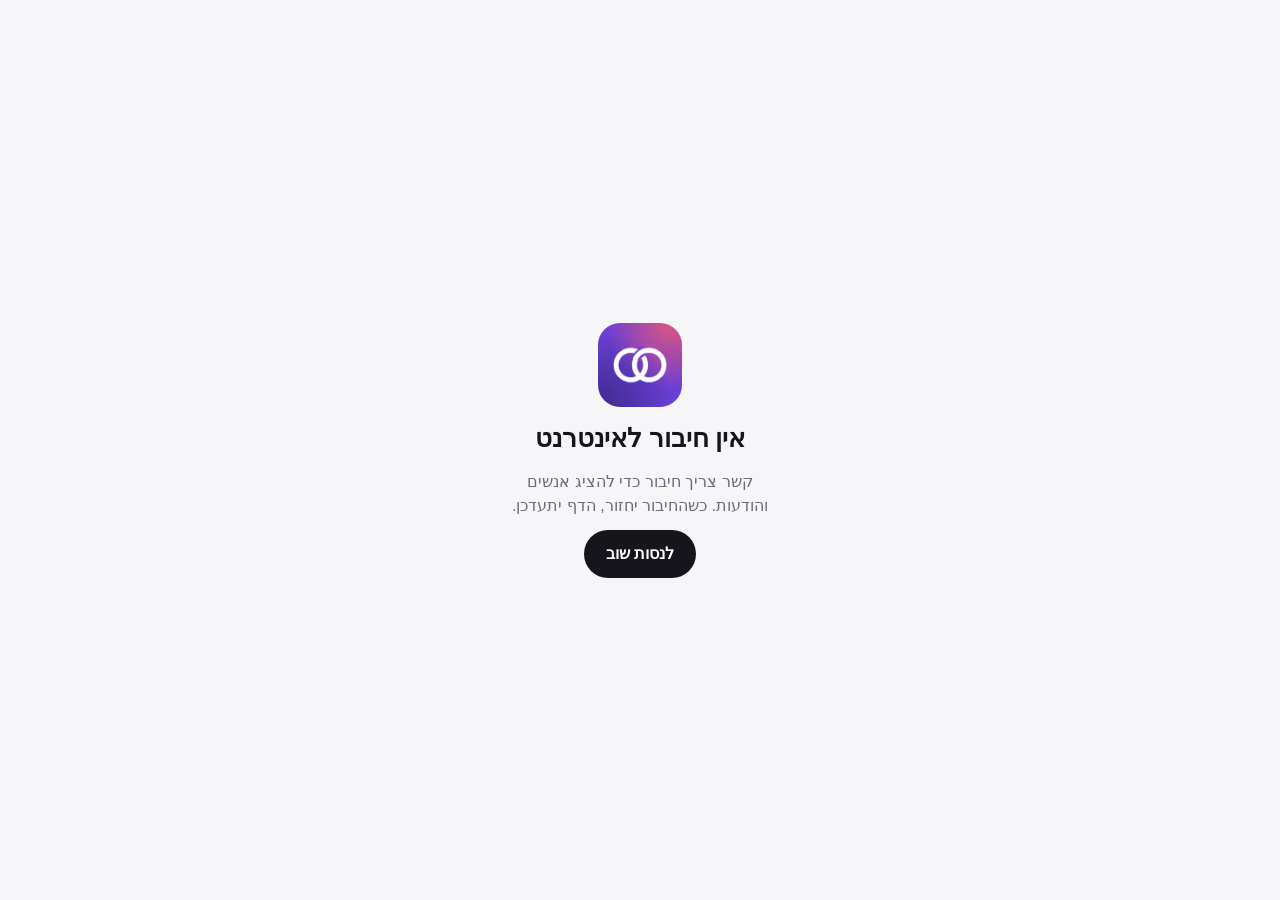
<file: public/offline.html>
<!doctype html>
<html lang="he" dir="rtl">
<head>
<meta charset="utf-8">
<meta name="viewport" content="width=device-width, initial-scale=1, viewport-fit=cover">
<title>אין חיבור · Kesher</title>
<link rel="stylesheet" href="style.css">
</head>
<body style="margin:0">
<main class="empty" style="min-height:100vh;justify-content:center">
  <img src="icons/icon-192.png" alt="" width="84" height="84" style="border-radius:22px">
  <h2>אין חיבור לאינטרנט</h2>
  <p>קשר צריך חיבור כדי להציג אנשים והודעות. כשהחיבור יחזור, הדף יתעדכן.</p>
  <button class="btn primary" onclick="location.reload()">לנסות שוב</button>
</main>
<script>addEventListener('online', () => location.reload());</script>
</body>
</html>
</file>
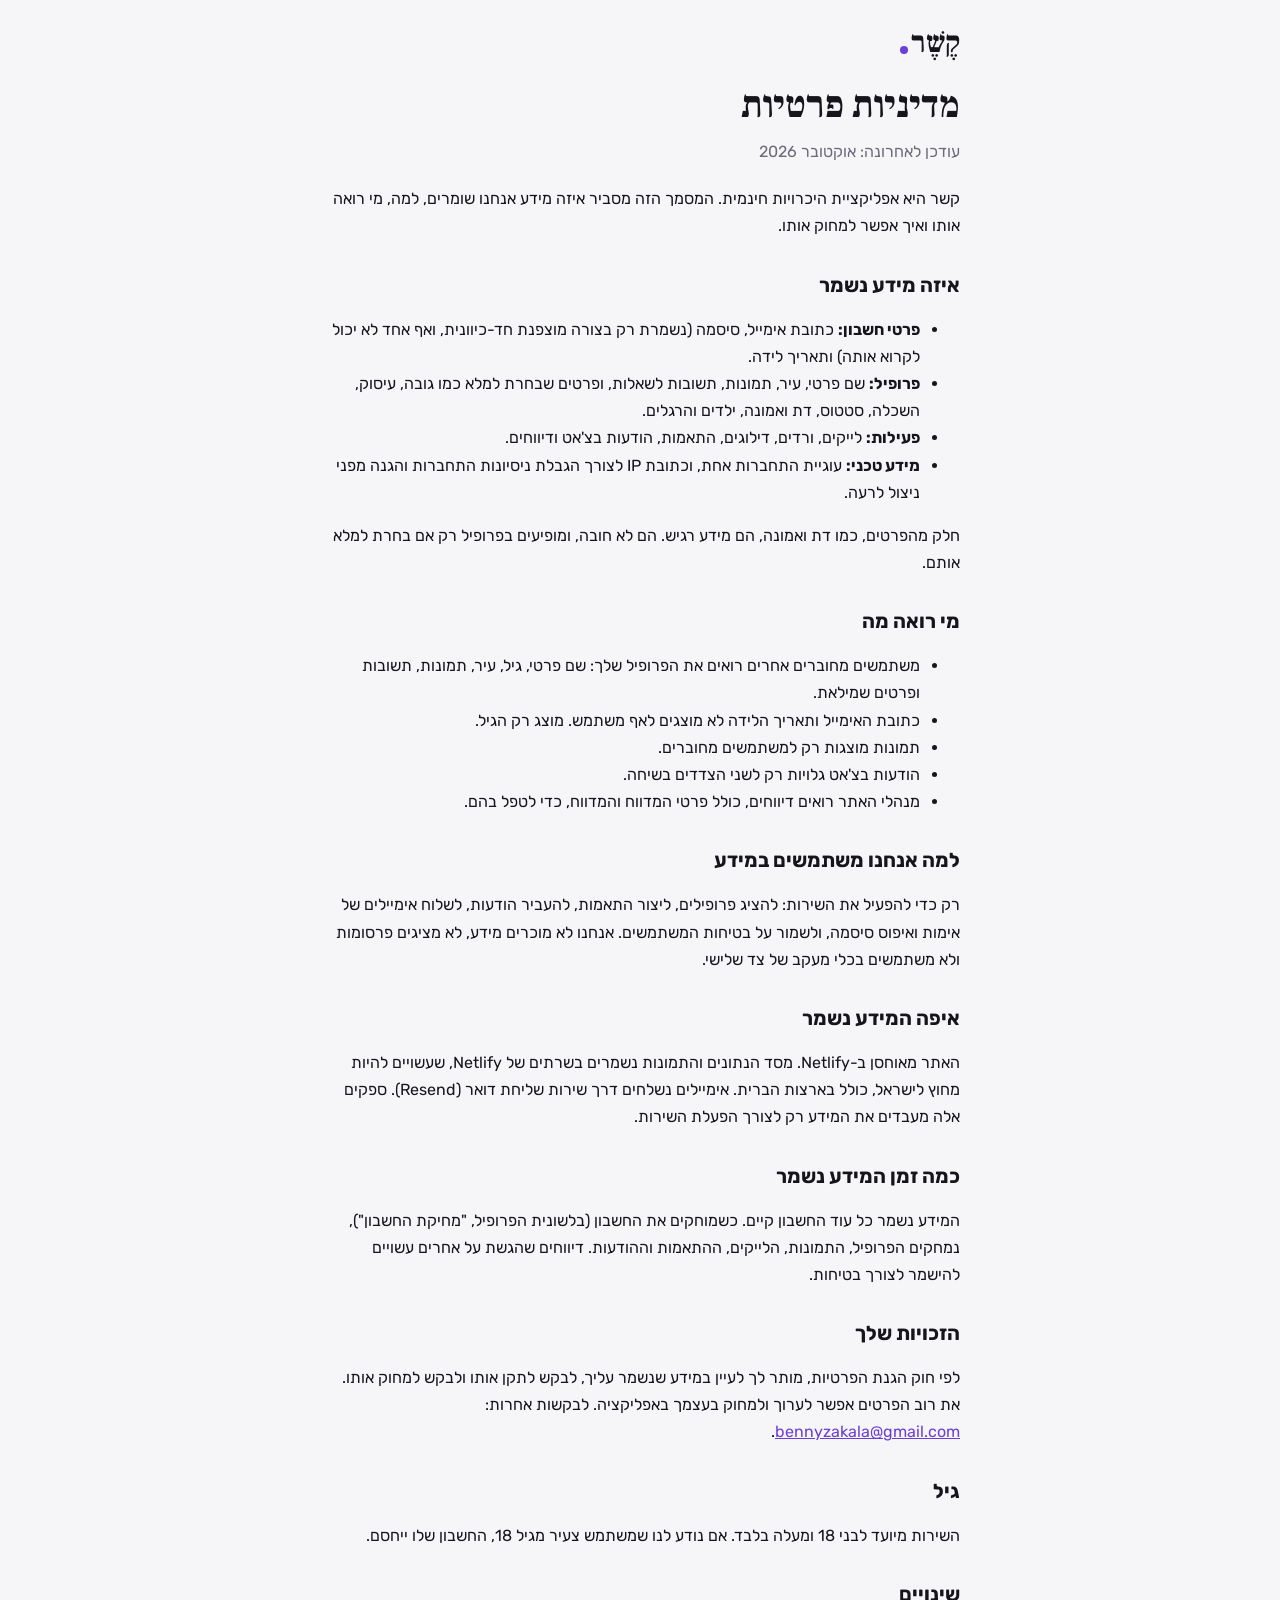
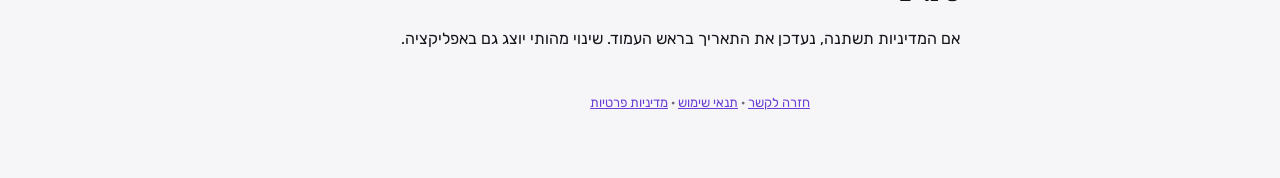
<file: public/privacy.html>
<!doctype html>
<html lang="he" dir="rtl">
<head>
<meta charset="utf-8">
<meta name="viewport" content="width=device-width, initial-scale=1, viewport-fit=cover">
<title>מדיניות פרטיות · Kesher</title>
<link rel="preconnect" href="https://fonts.googleapis.com">
<link rel="preconnect" href="https://fonts.gstatic.com" crossorigin>
<link rel="stylesheet" href="https://fonts.googleapis.com/css2?family=Rubik:wght@400;500;600;700&family=Frank+Ruhl+Libre:wght@500;700&display=swap">
<link rel="stylesheet" href="style.css">
<style>
  body { margin: 0; }
  .doc { max-width: 680px; margin: 0 auto; padding-block: 28px 64px; padding-left: max(20px, env(safe-area-inset-left, 0px)); padding-right: max(20px, env(safe-area-inset-right, 0px)); }
  .doc h1 { font-family: var(--f-serif); font-size: 38px; margin: 18px 0 4px; }
  .doc h2 { font-size: 20px; margin: 30px 0 8px; }
  .doc p, .doc li { line-height: 1.7; max-width: 65ch; }
  .doc .updated { color: var(--muted); margin: 0 0 20px; }
  .doc a { color: var(--accent); }
</style>
</head>
<body>
<main class="doc">
<a href="/" class="brand" style="text-decoration:none;color:inherit">קֶשֶׁר<span class="brand-dot"></span></a>
<h1>מדיניות פרטיות</h1>
<p class="updated">עודכן לאחרונה: אוקטובר 2026</p>
<p>קשר היא אפליקציית היכרויות חינמית. המסמך הזה מסביר איזה מידע אנחנו שומרים, למה, מי רואה אותו ואיך אפשר למחוק אותו.</p>

<h2>איזה מידע נשמר</h2>
<ul>
  <li><b>פרטי חשבון:</b> כתובת אימייל, סיסמה (נשמרת רק בצורה מוצפנת חד-כיוונית, ואף אחד לא יכול לקרוא אותה) ותאריך לידה.</li>
  <li><b>פרופיל:</b> שם פרטי, עיר, תמונות, תשובות לשאלות, ופרטים שבחרת למלא כמו גובה, עיסוק, השכלה, סטטוס, דת ואמונה, ילדים והרגלים.</li>
  <li><b>פעילות:</b> לייקים, ורדים, דילוגים, התאמות, הודעות בצ'אט ודיווחים.</li>
  <li><b>מידע טכני:</b> עוגיית התחברות אחת, וכתובת IP לצורך הגבלת ניסיונות התחברות והגנה מפני ניצול לרעה.</li>
</ul>
<p>חלק מהפרטים, כמו דת ואמונה, הם מידע רגיש. הם לא חובה, ומופיעים בפרופיל רק אם בחרת למלא אותם.</p>

<h2>מי רואה מה</h2>
<ul>
  <li>משתמשים מחוברים אחרים רואים את הפרופיל שלך: שם פרטי, גיל, עיר, תמונות, תשובות ופרטים שמילאת.</li>
  <li>כתובת האימייל ותאריך הלידה לא מוצגים לאף משתמש. מוצג רק הגיל.</li>
  <li>תמונות מוצגות רק למשתמשים מחוברים.</li>
  <li>הודעות בצ'אט גלויות רק לשני הצדדים בשיחה.</li>
  <li>מנהלי האתר רואים דיווחים, כולל פרטי המדווח והמדווח, כדי לטפל בהם.</li>
</ul>

<h2>למה אנחנו משתמשים במידע</h2>
<p>רק כדי להפעיל את השירות: להציג פרופילים, ליצור התאמות, להעביר הודעות, לשלוח אימיילים של אימות ואיפוס סיסמה, ולשמור על בטיחות המשתמשים. אנחנו לא מוכרים מידע, לא מציגים פרסומות ולא משתמשים בכלי מעקב של צד שלישי.</p>

<h2>איפה המידע נשמר</h2>
<p>האתר מאוחסן ב-Netlify. מסד הנתונים והתמונות נשמרים בשרתים של Netlify, שעשויים להיות מחוץ לישראל, כולל בארצות הברית. אימיילים נשלחים דרך שירות שליחת דואר (Resend). ספקים אלה מעבדים את המידע רק לצורך הפעלת השירות.</p>

<h2>כמה זמן המידע נשמר</h2>
<p>המידע נשמר כל עוד החשבון קיים. כשמוחקים את החשבון (בלשונית הפרופיל, "מחיקת החשבון"), נמחקים הפרופיל, התמונות, הלייקים, ההתאמות וההודעות. דיווחים שהגשת על אחרים עשויים להישמר לצורך בטיחות.</p>

<h2>הזכויות שלך</h2>
<p>לפי חוק הגנת הפרטיות, מותר לך לעיין במידע שנשמר עליך, לבקש לתקן אותו ולבקש למחוק אותו. את רוב הפרטים אפשר לערוך ולמחוק בעצמך באפליקציה. לבקשות אחרות: <a href="mailto:bennyzakala@gmail.com" dir="ltr">bennyzakala@gmail.com</a>.</p>

<h2>גיל</h2>
<p>השירות מיועד לבני 18 ומעלה בלבד. אם נודע לנו שמשתמש צעיר מגיל 18, החשבון שלו ייחסם.</p>

<h2>שינויים</h2>
<p>אם המדיניות תשתנה, נעדכן את התאריך בראש העמוד. שינוי מהותי יוצג גם באפליקציה.</p>
<p class="legal" style="margin-top:40px"><a href="/">חזרה לקשר</a> · <a href="terms.html">תנאי שימוש</a> · <a href="privacy.html">מדיניות פרטיות</a></p>
</main>
</body>
</html>
</file>
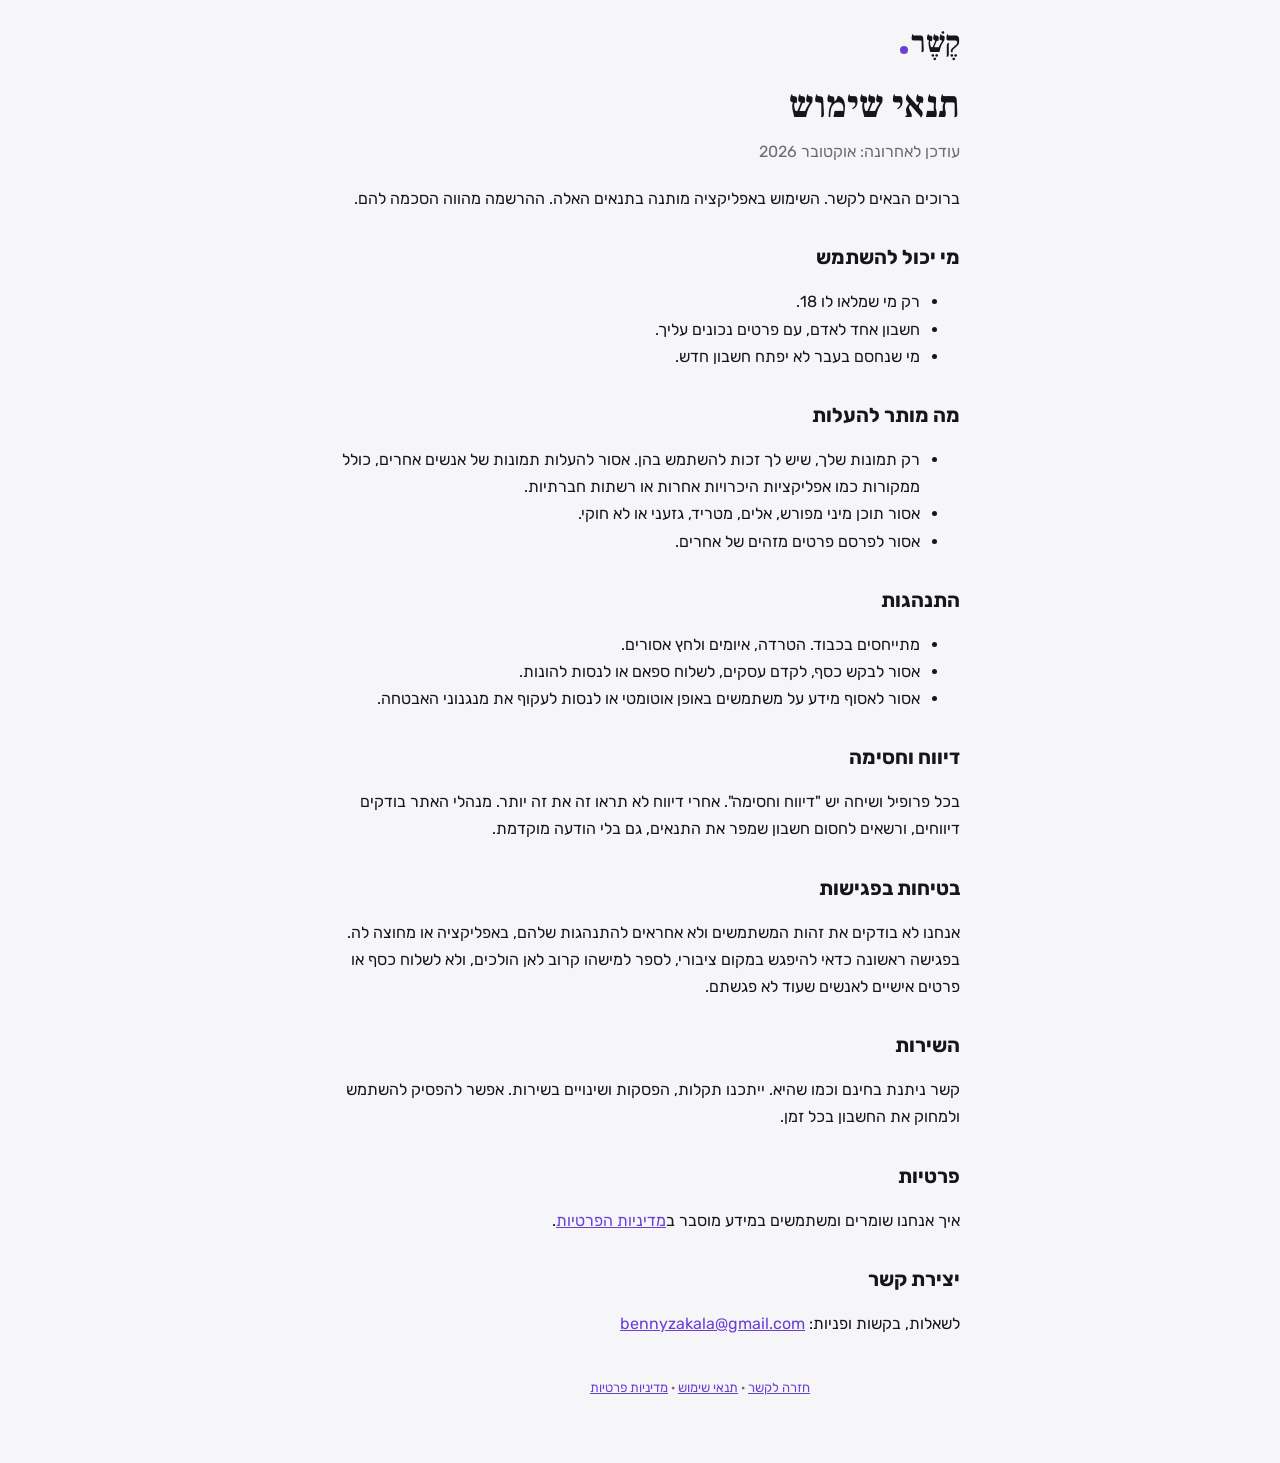
<file: public/terms.html>
<!doctype html>
<html lang="he" dir="rtl">
<head>
<meta charset="utf-8">
<meta name="viewport" content="width=device-width, initial-scale=1, viewport-fit=cover">
<title>תנאי שימוש · Kesher</title>
<link rel="preconnect" href="https://fonts.googleapis.com">
<link rel="preconnect" href="https://fonts.gstatic.com" crossorigin>
<link rel="stylesheet" href="https://fonts.googleapis.com/css2?family=Rubik:wght@400;500;600;700&family=Frank+Ruhl+Libre:wght@500;700&display=swap">
<link rel="stylesheet" href="style.css">
<style>
  body { margin: 0; }
  .doc { max-width: 680px; margin: 0 auto; padding-block: 28px 64px; padding-left: max(20px, env(safe-area-inset-left, 0px)); padding-right: max(20px, env(safe-area-inset-right, 0px)); }
  .doc h1 { font-family: var(--f-serif); font-size: 38px; margin: 18px 0 4px; }
  .doc h2 { font-size: 20px; margin: 30px 0 8px; }
  .doc p, .doc li { line-height: 1.7; max-width: 65ch; }
  .doc .updated { color: var(--muted); margin: 0 0 20px; }
  .doc a { color: var(--accent); }
</style>
</head>
<body>
<main class="doc">
<a href="/" class="brand" style="text-decoration:none;color:inherit">קֶשֶׁר<span class="brand-dot"></span></a>
<h1>תנאי שימוש</h1>
<p class="updated">עודכן לאחרונה: אוקטובר 2026</p>
<p>ברוכים הבאים לקשר. השימוש באפליקציה מותנה בתנאים האלה. ההרשמה מהווה הסכמה להם.</p>

<h2>מי יכול להשתמש</h2>
<ul>
  <li>רק מי שמלאו לו 18.</li>
  <li>חשבון אחד לאדם, עם פרטים נכונים עליך.</li>
  <li>מי שנחסם בעבר לא יפתח חשבון חדש.</li>
</ul>

<h2>מה מותר להעלות</h2>
<ul>
  <li>רק תמונות שלך, שיש לך זכות להשתמש בהן. אסור להעלות תמונות של אנשים אחרים, כולל ממקורות כמו אפליקציות היכרויות אחרות או רשתות חברתיות.</li>
  <li>אסור תוכן מיני מפורש, אלים, מטריד, גזעני או לא חוקי.</li>
  <li>אסור לפרסם פרטים מזהים של אחרים.</li>
</ul>

<h2>התנהגות</h2>
<ul>
  <li>מתייחסים בכבוד. הטרדה, איומים ולחץ אסורים.</li>
  <li>אסור לבקש כסף, לקדם עסקים, לשלוח ספאם או לנסות להונות.</li>
  <li>אסור לאסוף מידע על משתמשים באופן אוטומטי או לנסות לעקוף את מנגנוני האבטחה.</li>
</ul>

<h2>דיווח וחסימה</h2>
<p>בכל פרופיל ושיחה יש "דיווח וחסימה". אחרי דיווח לא תראו זה את זה יותר. מנהלי האתר בודקים דיווחים, ורשאים לחסום חשבון שמפר את התנאים, גם בלי הודעה מוקדמת.</p>

<h2>בטיחות בפגישות</h2>
<p>אנחנו לא בודקים את זהות המשתמשים ולא אחראים להתנהגות שלהם, באפליקציה או מחוצה לה. בפגישה ראשונה כדאי להיפגש במקום ציבורי, לספר למישהו קרוב לאן הולכים, ולא לשלוח כסף או פרטים אישיים לאנשים שעוד לא פגשתם.</p>

<h2>השירות</h2>
<p>קשר ניתנת בחינם וכמו שהיא. ייתכנו תקלות, הפסקות ושינויים בשירות. אפשר להפסיק להשתמש ולמחוק את החשבון בכל זמן.</p>

<h2>פרטיות</h2>
<p>איך אנחנו שומרים ומשתמשים במידע מוסבר ב<a href="privacy.html">מדיניות הפרטיות</a>.</p>

<h2>יצירת קשר</h2>
<p>לשאלות, בקשות ופניות: <a href="mailto:bennyzakala@gmail.com" dir="ltr">bennyzakala@gmail.com</a></p>
<p class="legal" style="margin-top:40px"><a href="/">חזרה לקשר</a> · <a href="terms.html">תנאי שימוש</a> · <a href="privacy.html">מדיניות פרטיות</a></p>
</main>
</body>
</html>
</file>
<file: public/style.css>
/* Layout: one calm phone-width column. Photos run edge to edge in rounded frames, prompts sit on white cards,
   floating round buttons for like and skip, icon tab bar at the bottom. */
:root {
  --bg: #F6F5F8;
  --surface: #FFFFFF;
  --ink: #17151C;
  --muted: #6F6A7A;
  --line: #E8E5EE;
  --accent: #6A3FD6;
  --accent-ink: #FFFFFF;
  --accent-soft: #EFE9FD;
  --rose: #D23C6E;
  --rose-soft: #FCE8EF;
  --mint: #2E9C7E;
  --shadow-sm: 0 1px 2px rgb(23 21 28 / .06);
  --shadow: 0 2px 6px rgb(23 21 28 / .06), 0 12px 32px rgb(23 21 28 / .08);
  --match-a: #6A3FD6;
  --match-b: #E0567F;
  --f-ui: "Rubik", "Assistant", "Segoe UI", "Arial Hebrew", Arial, sans-serif;
  --f-serif: "Frank Ruhl Libre", "David", "Times New Roman", serif;
  --r: 18px;
}
@media (prefers-color-scheme: dark) {
  :root:not([data-theme="light"]) {
    --bg: #0F0E13; --surface: #1A1820; --ink: #F3F1F7; --muted: #A49FB0; --line: #2D2A36;
    --accent: #A98CFF; --accent-ink: #160F2B; --accent-soft: #2A2342; --rose: #FF7BA3; --rose-soft: #3B1D29; --mint: #5FD0AE;
    --shadow-sm: 0 1px 2px rgb(0 0 0 / .4); --shadow: 0 2px 6px rgb(0 0 0 / .35), 0 12px 32px rgb(0 0 0 / .35);
    color-scheme: dark;
  }
}
:root[data-theme="dark"] {
  --bg: #0F0E13; --surface: #1A1820; --ink: #F3F1F7; --muted: #A49FB0; --line: #2D2A36;
  --accent: #A98CFF; --accent-ink: #160F2B; --accent-soft: #2A2342; --rose: #FF7BA3; --rose-soft: #3B1D29; --mint: #5FD0AE;
  --shadow-sm: 0 1px 2px rgb(0 0 0 / .4); --shadow: 0 2px 6px rgb(0 0 0 / .35), 0 12px 32px rgb(0 0 0 / .35);
  color-scheme: dark;
}
* { box-sizing: border-box; }
html, body { height: 100%; }
body { background: var(--bg); color: var(--ink); font-family: var(--f-ui); font-size: 16px; line-height: 1.5; -webkit-font-smoothing: antialiased; }
button, input, textarea, select { font: inherit; color: inherit; }
button { cursor: pointer; }
:focus-visible { outline: 2.5px solid var(--accent); outline-offset: 2px; }
svg { flex: none; }
.sr { position: absolute; width: 1px; height: 1px; overflow: hidden; clip: rect(0 0 0 0); }
.muted { color: var(--muted); }
.small-text { font-size: 14px; margin: 0; }

.app { max-width: 520px; margin: 0 auto; min-height: 100%; padding-bottom: calc(84px + env(safe-area-inset-bottom, 0px)); }
header.top, main {
  padding-left: max(16px, env(safe-area-inset-left, 0px));
  padding-right: max(16px, env(safe-area-inset-right, 0px));
}
header.top { padding-block: 12px 4px; display: flex; flex-direction: column; gap: 12px; }
header.top:empty { display: none; }
main { padding-block: 8px 24px; }

/* Brand */
.brand { font-family: var(--f-serif); font-weight: 700; font-size: 30px; line-height: 1; letter-spacing: -.01em; display: inline-flex; align-items: flex-end; gap: 3px; }
.brand-dot { width: 8px; height: 8px; border-radius: 50%; background: var(--accent); margin-bottom: 4px; }
.topbar { display: flex; align-items: center; justify-content: space-between; gap: 12px; min-height: 40px; }

/* Search and chips */
.search-field { position: relative; }
.search-field > svg { position: absolute; inset-inline-start: 14px; top: 50%; transform: translateY(-50%); width: 20px; height: 20px; color: var(--muted); pointer-events: none; }
.search-field input {
  width: 100%; height: 48px; border-radius: 999px; border: 1px solid var(--line); background: var(--surface);
  padding-inline: 44px 44px; box-shadow: var(--shadow-sm); transition: border-color .15s, box-shadow .15s;
}
.search-field input:focus { outline: none; border-color: var(--accent); box-shadow: 0 0 0 4px var(--accent-soft); }
.search-field .clear { position: absolute; inset-inline-end: 6px; top: 50%; transform: translateY(-50%); border: 0; background: var(--bg); width: 34px; height: 34px; border-radius: 50%; color: var(--muted); display: grid; place-items: center; }
.search-field .clear svg { width: 16px; height: 16px; }
.chips { display: flex; gap: 8px; overflow-x: auto; scrollbar-width: none; padding-block: 2px 4px; margin-inline: -16px; padding-inline: 16px; }
.chips::-webkit-scrollbar { display: none; }
.chip { flex: none; border: 1px solid var(--line); background: var(--surface); border-radius: 999px; padding: 6px 14px; font-size: 14px; font-weight: 500; white-space: nowrap; transition: background .15s, color .15s; }
.chip .n { color: var(--muted); font-variant-numeric: tabular-nums; margin-inline-start: 6px; font-size: 12px; }
.chip[aria-pressed="true"] { background: var(--ink); color: var(--surface); border-color: var(--ink); }
.chip[aria-pressed="true"] .n { color: inherit; opacity: .65; }
.filter-btn { display: inline-flex; align-items: center; gap: 6px; border: 1px solid var(--line); background: var(--surface); border-radius: 999px; padding: 7px 14px; font-weight: 500; font-size: 15px; }
.filter-btn svg { width: 18px; height: 18px; }
.filter-btn b { background: var(--accent); color: var(--accent-ink); border-radius: 999px; min-width: 20px; height: 20px; font-size: 12px; display: grid; place-items: center; padding-inline: 5px; }
.filter-btn.on { border-color: var(--accent); color: var(--accent); background: var(--accent-soft); }
.result-line { font-size: 14px; color: var(--muted); margin: 4px 0 14px; }
.result-line b { color: var(--ink); font-weight: 600; }

/* Profile */
.profile { display: flex; flex-direction: column; gap: 14px; }
.p-head { display: flex; align-items: center; justify-content: space-between; gap: 12px; padding-block: 2px 4px; }
.p-name { font-size: 34px; font-weight: 700; margin: 0; line-height: 1.1; letter-spacing: -.01em; text-wrap: balance; }
.icon-btn { border: 0; background: transparent; width: 42px; height: 42px; border-radius: 50%; display: grid; place-items: center; color: var(--ink); }
.icon-btn:hover { background: var(--line); }
.icon-btn svg { width: 24px; height: 24px; }

.photo { position: relative; margin: 0; aspect-ratio: 4 / 5; max-width: 100%; border-radius: var(--r); overflow: hidden; background: var(--line); }
.photo img { width: 100%; height: 100%; object-fit: cover; display: block; }
.prompt { position: relative; background: var(--surface); border-radius: var(--r); padding: 26px 22px 30px; box-shadow: var(--shadow-sm); }
.prompt .q { font-size: 15px; font-weight: 500; margin: 0 0 10px; color: var(--ink); }
.prompt .a { font-family: var(--f-serif); font-size: 28px; font-weight: 500; line-height: 1.3; margin: 0; padding-inline-end: 52px; text-wrap: pretty; }
.like-btn {
  position: absolute; inset-inline-end: 14px; bottom: 14px; width: 54px; height: 54px; border-radius: 50%;
  border: 0; background: var(--surface); color: var(--accent); box-shadow: var(--shadow);
  display: grid; place-items: center; transition: transform .18s cubic-bezier(.3,1.6,.5,1), background .15s;
}
.like-btn:hover { transform: scale(1.08); }
.like-btn:active { transform: scale(.92); }
.like-btn svg { width: 26px; height: 26px; }

.vitals { background: var(--surface); border-radius: var(--r); box-shadow: var(--shadow-sm); overflow: hidden; }
.vitals .strip { display: flex; overflow-x: auto; scrollbar-width: none; padding: 16px 18px; border-bottom: 1px solid var(--line); }
.vitals .strip::-webkit-scrollbar { display: none; }
.vitals .strip span { flex: none; display: inline-flex; align-items: center; gap: 7px; font-weight: 500; padding-inline: 14px; border-inline-start: 1px solid var(--line); white-space: nowrap; }
.vitals .strip span:first-child { padding-inline-start: 0; border-inline-start: 0; }
.vitals svg { width: 20px; height: 20px; color: var(--muted); }
.vline { display: flex; align-items: center; gap: 12px; padding: 13px 18px; border-bottom: 1px solid var(--line); font-weight: 500; }
.vline:last-child { border-bottom: 0; }
.vline span { min-width: 0; overflow-wrap: anywhere; }

.skip {
  position: fixed; z-index: 4; inset-inline-start: max(20px, calc(50% - 240px)); bottom: calc(96px + env(safe-area-inset-bottom, 0px));
  width: 62px; height: 62px; border-radius: 50%; border: 0; background: var(--surface); color: var(--ink); box-shadow: var(--shadow);
  display: grid; place-items: center; transition: transform .18s cubic-bezier(.3,1.6,.5,1);
}
.skip:hover { transform: scale(1.06); }
.skip:active { transform: scale(.92); }
.skip svg { width: 26px; height: 26px; }

/* Card transitions */
.entering { animation: rise .35s cubic-bezier(.2,.8,.2,1) both; }
@keyframes rise { from { opacity: 0; transform: translateY(14px); } }
.leave-skip { animation: out-skip .26s ease-in both; }
.leave-like { animation: out-like .26s ease-in both; }
@keyframes out-skip { to { opacity: 0; transform: translateX(40%) rotate(3deg); } }
@keyframes out-like { to { opacity: 0; transform: translateX(-40%) rotate(-3deg); } }

/* Buttons */
.btn { display: inline-flex; align-items: center; justify-content: center; gap: 8px; border: 0; border-radius: 999px; padding: 12px 22px; font-weight: 600; font-size: 16px; transition: transform .12s, background .15s, opacity .15s; }
.btn:active { transform: scale(.97); }
.btn svg { width: 20px; height: 20px; }
.btn.primary { background: var(--ink); color: var(--surface); }
.btn.ghost { background: var(--surface); color: var(--ink); border: 1px solid var(--line); }
.btn.text { background: none; color: var(--muted); padding-inline: 8px; }
.btn.rose { background: var(--rose-soft); color: var(--rose); }
.btn.danger { background: var(--rose); color: #fff; }
.btn.ghost.danger { background: var(--rose-soft); color: var(--rose); border-color: transparent; }
.danger-text { color: var(--rose) !important; }
.btn.big { padding-block: 15px; font-size: 17px; width: 100%; }
.btn.small { padding: 7px 14px; font-size: 14px; }
.btn.light { background: #fff; color: #1B1430; }
.light-text { color: rgb(255 255 255 / .85) !important; }
.btn:disabled { opacity: .5; cursor: default; }
.row-btns { display: flex; gap: 10px; flex-wrap: wrap; justify-content: center; }
.row-btns .btn { flex: 1; min-width: 130px; }

/* Empty and loading states */
.empty { text-align: center; padding: 56px 16px; display: flex; flex-direction: column; gap: 12px; align-items: center; }
.empty-art { width: 84px; height: 84px; border-radius: 50%; background: var(--accent-soft); color: var(--accent); display: grid; place-items: center; margin-bottom: 4px; }
.empty-art svg { width: 38px; height: 38px; }
.empty h2 { font-family: var(--f-serif); font-size: 26px; margin: 0; text-wrap: balance; }
.empty p { margin: 0; max-width: 32ch; color: var(--muted); }
.loading { height: 60vh; display: grid; place-items: center; }
.loading::after { content: ""; width: 34px; height: 34px; border-radius: 50%; border: 3px solid var(--line); border-top-color: var(--accent); animation: spin .8s linear infinite; }
@keyframes spin { to { transform: rotate(360deg); } }

/* Section titles */
.title { font-size: 30px; font-weight: 700; margin: 6px 0 4px; letter-spacing: -.01em; }
.sub { color: var(--muted); margin: 0 0 14px; font-size: 15px; }
.h2 { font-size: 22px; font-weight: 700; margin: 0; }
.h3 { font-size: 18px; font-weight: 700; margin: 0; }
.card { background: var(--surface); border-radius: var(--r); padding: 18px; box-shadow: var(--shadow-sm); display: flex; flex-direction: column; gap: 14px; }
.card.quiet { background: transparent; box-shadow: none; padding-inline: 0; }

/* Likes you grid */
.like-grid { display: grid; grid-template-columns: repeat(2, minmax(0, 1fr)); gap: 12px; }
.like-tile { border: 0; padding: 0; background: var(--surface); border-radius: var(--r); overflow: hidden; text-align: start; display: flex; flex-direction: column; box-shadow: var(--shadow-sm); transition: transform .15s; }
.like-tile:hover { transform: translateY(-2px); }
.like-tile.has-rose { box-shadow: 0 0 0 2px var(--rose); }
.tile-photo { position: relative; aspect-ratio: 4 / 5; background: var(--line); display: block; }
.tile-photo img { width: 100%; height: 100%; object-fit: cover; display: block; }
.tile-rose { position: absolute; top: 8px; inset-inline-end: 8px; width: 32px; height: 32px; border-radius: 50%; background: var(--rose); color: #fff; display: grid; place-items: center; }
.tile-rose svg { width: 18px; height: 18px; }
.tile-name { font-weight: 700; padding: 10px 12px 0; }
.tile-note { font-size: 13px; color: var(--muted); padding: 2px 12px 12px; display: -webkit-box; -webkit-line-clamp: 2; -webkit-box-orient: vertical; overflow: hidden; }
.like-context { display: flex; gap: 10px; align-items: flex-start; background: var(--accent-soft); border-radius: 14px; padding: 12px 14px; }
.like-context svg { width: 22px; height: 22px; color: var(--accent); margin-top: 2px; }
.like-context.rose { background: var(--rose-soft); }
.like-context.rose svg { color: var(--rose); }
.like-context b { display: block; margin-top: 4px; }

/* Matches */
.new-matches { display: flex; gap: 14px; overflow-x: auto; padding-bottom: 6px; margin-bottom: 14px; scrollbar-width: none; }
.nm { border: 0; background: none; display: flex; flex-direction: column; align-items: center; gap: 6px; font-weight: 500; font-size: 14px; padding: 0; }
.list { display: flex; flex-direction: column; }
.row { display: flex; gap: 14px; align-items: center; background: none; border: 0; border-bottom: 1px solid var(--line); padding: 12px 2px; text-align: start; width: 100%; }
.row .txt { flex: 1; min-width: 0; display: flex; flex-direction: column; }
.row .t1 { font-weight: 700; display: flex; align-items: center; gap: 8px; }
.row .t2 { font-size: 15px; color: var(--muted); white-space: nowrap; overflow: hidden; text-overflow: ellipsis; }
.your-turn { font-size: 12px; font-weight: 600; background: var(--accent-soft); color: var(--accent); border-radius: 999px; padding: 1px 8px; }
.avatar { flex: none; width: 48px; height: 48px; border-radius: 50%; display: grid; place-items: center; background: var(--accent); color: var(--accent-ink); font-weight: 700; font-size: 20px; overflow: hidden; }
.avatar img { width: 100%; height: 100%; object-fit: cover; }
.avatar.lg { width: 60px; height: 60px; font-size: 24px; }
.avatar.xl { width: 96px; height: 96px; font-size: 38px; }
.avatar.ring { box-shadow: 0 0 0 3px var(--bg), 0 0 0 5px var(--accent); }

/* Chat */
.chat-head { position: sticky; top: env(safe-area-inset-top, 0px); z-index: 3; display: flex; align-items: center; gap: 6px; background: var(--bg); padding-block: 8px; margin-inline: -4px; }
.chat-who { flex: 1; min-width: 0; display: flex; align-items: center; gap: 10px; border: 0; background: none; text-align: start; padding: 0; }
.chat-who b { display: block; font-size: 17px; }
.chat-who small { display: block; color: var(--muted); font-size: 13px; white-space: nowrap; overflow: hidden; text-overflow: ellipsis; }
.chat-who > span:last-child { min-width: 0; }
.chat { display: flex; flex-direction: column; gap: 6px; min-height: calc(100vh - 290px); min-height: calc(100dvh - 290px); padding-block: 8px; }
.bubble { max-width: 78%; padding: 10px 15px; border-radius: 22px; font-size: 16px; overflow-wrap: anywhere; animation: rise .2s ease-out both; }
.bubble.me { align-self: flex-start; background: var(--accent); color: var(--accent-ink); border-end-start-radius: 6px; }
.bubble.them { align-self: flex-end; background: var(--surface); box-shadow: var(--shadow-sm); border-end-end-radius: 6px; }
.bubble.ctx { align-self: center; background: transparent; color: var(--muted); font-size: 13px; text-align: center; max-width: 92%; display: flex; gap: 6px; align-items: center; animation: none; }
.bubble.ctx svg { width: 16px; height: 16px; }
.composer { position: sticky; bottom: calc(76px + env(safe-area-inset-bottom, 0px)); display: flex; gap: 8px; padding-block: 10px; background: var(--bg); }
.composer input { flex: 1; min-width: 0; height: 50px; border-radius: 999px; border: 1px solid var(--line); background: var(--surface); padding-inline: 20px; }
.composer input:focus { outline: none; border-color: var(--accent); }
.send { width: 50px; height: 50px; border-radius: 50%; border: 0; background: var(--accent); color: var(--accent-ink); display: grid; place-items: center; }
.send svg { width: 22px; height: 22px; transform: scaleX(-1); }

/* Forms */
.form { display: flex; flex-direction: column; gap: 14px; }
.field { display: flex; flex-direction: column; gap: 6px; min-width: 0; }
.field label { font-size: 13px; font-weight: 600; color: var(--muted); }
.field input, .field textarea, .field select, .prompt-edit select, .prompt-edit textarea {
  border: 1px solid var(--line); background: var(--bg); border-radius: 12px; padding: 11px 13px; width: 100%; min-width: 0;
  transition: border-color .15s, box-shadow .15s;
}
.field input:focus, .field textarea:focus, .field select:focus, .prompt-edit select:focus, .prompt-edit textarea:focus { outline: none; border-color: var(--accent); box-shadow: 0 0 0 4px var(--accent-soft); }
.two { display: grid; grid-template-columns: repeat(2, minmax(0, 1fr)); gap: 12px; }
@media (max-width: 360px) { .two { grid-template-columns: 1fr; } }
.prompt-edit { display: flex; flex-direction: column; gap: 6px; }
.prompt-edit select { font-weight: 600; }
.prompt-edit textarea { font-family: var(--f-serif); font-size: 19px; resize: vertical; }
.check { display: flex; gap: 10px; align-items: flex-start; font-size: 15px; }
.check input { margin-top: 3px; width: 20px; height: 20px; accent-color: var(--accent); }
.form-error { margin: 0; color: var(--rose); font-weight: 600; }
.notice { background: var(--rose-soft); color: var(--ink); border-radius: 14px; padding: 12px 16px; margin: 0 0 14px; font-weight: 500; }
.sticky-save { position: sticky; bottom: calc(84px + env(safe-area-inset-bottom, 0px)); z-index: 2; box-shadow: var(--shadow); }

/* Auth */
.auth { max-width: 440px; margin: 0 auto; padding-block: 20px 32px; display: flex; flex-direction: column; gap: 22px; }
.auth-hero {
  border-radius: 28px; padding: 40px 24px 34px; color: #fff; text-align: center; display: flex; flex-direction: column; align-items: center; gap: 14px;
  background: radial-gradient(120% 90% at 85% 0%, var(--match-b) 0%, transparent 60%), radial-gradient(120% 120% at 0% 100%, #3E2A8C 0%, transparent 60%), var(--match-a);
}
.auth-hero .brand { font-size: 52px; }
.auth-hero .brand-dot { background: #fff; width: 11px; height: 11px; margin-bottom: 8px; }
.auth-tag { margin: 0; font-size: 18px; line-height: 1.5; opacity: .95; }

/* My profile */
.me-card { display: flex; align-items: center; gap: 16px; margin: 6px 0 16px; }
.me-card > div { flex: 1; min-width: 0; display: flex; flex-direction: column; gap: 6px; }
.meter { height: 6px; background: var(--line); border-radius: 999px; overflow: hidden; }
.meter span { display: block; height: 100%; background: linear-gradient(90deg, var(--accent), var(--match-b)); border-radius: inherit; }
#view > .card, #view > .form > .card, #view > .notice { margin-bottom: 0; }
#view > section.card { margin-bottom: 14px; }
.upload { display: grid; grid-template-columns: repeat(3, minmax(0, 1fr)); gap: 10px; }
.slot { position: relative; aspect-ratio: 4 / 5; max-width: 100%; border-radius: 14px; overflow: hidden; background: var(--bg); }
.slot img { width: 100%; height: 100%; object-fit: cover; display: block; }
.empty-slot { border: 2px dashed var(--line); display: grid; place-items: center; color: var(--accent); cursor: pointer; transition: border-color .15s, background .15s; }
.empty-slot:hover { border-color: var(--accent); background: var(--accent-soft); }
.empty-slot svg { width: 28px; height: 28px; }
.empty-slot.busy::after { content: ""; position: absolute; width: 26px; height: 26px; border-radius: 50%; border: 3px solid var(--line); border-top-color: var(--accent); animation: spin .8s linear infinite; }
.empty-slot.busy svg { display: none; }
.empty-slot input { position: absolute; width: 1px; height: 1px; opacity: 0; }
.slot-btn { position: absolute; top: 6px; border: 0; border-radius: 999px; background: rgb(0 0 0 / .55); color: #fff; font-size: 12px; font-weight: 600; padding: 3px 9px; backdrop-filter: blur(4px); }
.slot-btn.del { inset-inline-end: 6px; width: 28px; height: 28px; padding: 0; display: grid; place-items: center; }
.slot-btn.del svg { width: 14px; height: 14px; }
.slot-btn.first { inset-inline-start: 6px; }
.slot-tag { position: absolute; inset-inline-start: 6px; top: 6px; background: var(--accent); color: var(--accent-ink); border-radius: 999px; font-size: 12px; font-weight: 600; padding: 3px 9px; }

/* Tab bar */
nav.tabs {
  position: fixed; inset: auto 0 0 0; z-index: 6; background: var(--surface); border-top: 1px solid var(--line);
  padding-bottom: env(safe-area-inset-bottom, 0px);
  padding-left: max(8px, env(safe-area-inset-left, 0px)); padding-right: max(8px, env(safe-area-inset-right, 0px));
}
nav.tabs .inner { max-width: 520px; margin: 0 auto; display: grid; grid-template-columns: repeat(4, 1fr); }
nav.tabs button { border: 0; background: none; height: 66px; display: flex; flex-direction: column; align-items: center; justify-content: center; gap: 3px; color: var(--muted); position: relative; font-size: 11px; font-weight: 500; }
nav.tabs button > svg { width: 26px; height: 26px; }
nav.tabs button[aria-current="page"] { color: var(--ink); }
nav.tabs button[aria-current="page"] > svg { stroke-width: 2.4; }
nav.tabs .tab-avatar { width: 28px; height: 28px; font-size: 13px; }
nav.tabs button[aria-current="page"] .tab-avatar { box-shadow: 0 0 0 2px var(--surface), 0 0 0 4px var(--ink); }
nav.tabs .badge { position: absolute; top: 9px; inset-inline-start: calc(50% + 6px); background: var(--rose); color: #fff; font-size: 11px; font-weight: 700; min-width: 19px; height: 19px; border-radius: 10px; display: grid; place-items: center; padding-inline: 5px; font-variant-numeric: tabular-nums; }

/* Sheets */
.sheet-bg { position: fixed; inset: 0; z-index: 20; background: rgb(15 12 24 / .5); display: flex; align-items: flex-end; justify-content: center; animation: fade .2s ease-out both; }
@keyframes fade { from { opacity: 0; } }
.sheet {
  width: 100%; max-width: 520px; background: var(--bg); border-radius: 26px 26px 0 0; display: flex; flex-direction: column; gap: 14px;
  padding-block: 10px calc(20px + env(safe-area-inset-bottom, 0px));
  padding-left: max(18px, env(safe-area-inset-left, 0px)); padding-right: max(18px, env(safe-area-inset-right, 0px));
  max-height: 90%; overflow-y: auto; animation: up .3s cubic-bezier(.2,.8,.2,1) both;
}
.sheet.tall { max-height: 94%; }
@keyframes up { from { transform: translateY(40px); opacity: .4; } }
.grab { width: 40px; height: 5px; border-radius: 3px; background: var(--line); align-self: center; margin-bottom: 4px; }
.sheet-head { display: flex; align-items: center; justify-content: space-between; }
.sheet-actions { display: flex; gap: 10px; position: sticky; bottom: 0; background: var(--bg); padding-top: 6px; flex-direction: column; }
.sheet-actions:has(> .btn:nth-child(2):last-child) { flex-direction: row; }
.sheet-actions > .btn { flex: 1; }
.like-preview .photo { aspect-ratio: 1 / 1; }
.like-preview .prompt { box-shadow: none; }
.comment textarea { width: 100%; border: 1px solid var(--line); border-radius: 16px; background: var(--surface); padding: 12px 16px; resize: none; }
.comment textarea:focus { outline: none; border-color: var(--accent); box-shadow: 0 0 0 4px var(--accent-soft); }
.filter-group { display: flex; flex-direction: column; gap: 8px; padding-bottom: 12px; border-bottom: 1px solid var(--line); }
.filter-title { font-weight: 700; }
.filter-group .field label { font-size: 13px; }

/* Match screen */
.match-screen {
  position: fixed; inset: 0; z-index: 30; display: grid; place-items: center; color: #fff; text-align: center;
  padding: max(24px, env(safe-area-inset-top, 0px)) max(24px, env(safe-area-inset-right, 0px)) max(24px, env(safe-area-inset-bottom, 0px)) max(24px, env(safe-area-inset-left, 0px));
  background: radial-gradient(90% 60% at 80% 10%, var(--match-b), transparent 70%), radial-gradient(90% 70% at 10% 90%, #3E2A8C, transparent 70%), var(--match-a);
  animation: fade .25s ease-out both;
}
.match-inner { display: flex; flex-direction: column; align-items: center; gap: 14px; max-width: 360px; width: 100%; }
.match-inner h2 { font-family: var(--f-serif); font-size: 54px; margin: 6px 0 0; line-height: 1; animation: pop .5s .1s cubic-bezier(.3,1.6,.5,1) both; }
.match-inner p { margin: 0 0 14px; font-size: 18px; opacity: .92; }
.pair { position: relative; display: flex; animation: pop .5s cubic-bezier(.3,1.6,.5,1) both; }
.pair .avatar { width: 120px; height: 120px; font-size: 44px; box-shadow: 0 0 0 4px rgb(255 255 255 / .9); }
.pair .avatar:first-child { transform: rotate(-6deg); }
.pair .avatar + .avatar { margin-inline-start: -22px; transform: rotate(6deg); }
.pair-heart { position: absolute; bottom: -12px; left: 50%; transform: translateX(-50%); width: 46px; height: 46px; border-radius: 50%; background: #fff; color: var(--match-b); display: grid; place-items: center; box-shadow: 0 6px 16px rgb(0 0 0 / .2); }
.pair-heart svg { width: 24px; height: 24px; }
@keyframes pop { from { transform: scale(.6); opacity: 0; } }

.toast { position: fixed; z-index: 40; left: 50%; transform: translateX(-50%); bottom: calc(100px + env(safe-area-inset-bottom, 0px)); background: var(--ink); color: var(--surface); padding: 11px 20px; border-radius: 999px; font-weight: 500; font-size: 15px; max-width: calc(100% - 32px); text-align: center; box-shadow: var(--shadow); animation: rise .25s ease-out both; }
.demo-banner { font-size: 13px; color: var(--muted); text-align: center; margin: 22px 0 0; }

@media (prefers-reduced-motion: reduce) { *, *::before, *::after { animation: none !important; transition: none !important; } }

/* Accounts, legal links and reports review */
.auth-hero.small { padding: 24px; }
.auth-hero.small .brand { font-size: 40px; }
.legal { text-align: center; font-size: 13px; color: var(--muted); margin: 4px 0 0; }
.legal a, .check a { color: inherit; text-decoration: underline; }
.check a { color: var(--accent); }
.report { background: var(--surface); border-radius: var(--r); padding: 16px; box-shadow: var(--shadow-sm); display: flex; flex-direction: column; gap: 10px; margin-bottom: 12px; }
.report-meta { display: flex; gap: 10px; align-items: center; font-size: 13px; color: var(--muted); }
.pill { background: var(--bg); border-radius: 999px; padding: 2px 10px; font-weight: 600; color: var(--ink); }
.pill.hot { background: var(--rose-soft); color: var(--rose); }
.report-reason { margin: 0; font-family: var(--f-serif); font-size: 19px; }
.h3 svg { width: 20px; height: 20px; vertical-align: -3px; }

/* Install on home screen */
.install-card { flex-direction: row; align-items: center; gap: 14px; margin-bottom: 14px; }
.install-card img { border-radius: 14px; flex: none; }
.install-card > div { flex: 1; min-width: 0; }
.install-banner { display: flex; align-items: center; gap: 10px; background: var(--accent-soft); border-radius: 16px; padding: 8px 8px 8px 12px; margin: 4px 0 12px; font-weight: 500; font-size: 15px; }
.install-banner img { border-radius: 10px; flex: none; }
.install-banner span { flex: 1; min-width: 0; }
.install-banner .icon-btn { width: 34px; height: 34px; }
.install-banner .icon-btn svg { width: 18px; height: 18px; }
.install-steps { margin: 0; padding-inline-start: 22px; display: flex; flex-direction: column; gap: 10px; font-size: 17px; line-height: 1.5; }
.key { display: inline-grid; place-items: center; min-width: 26px; height: 26px; border-radius: 8px; background: var(--surface); border: 1px solid var(--line); font-size: 14px; padding-inline: 4px; }
</file>
